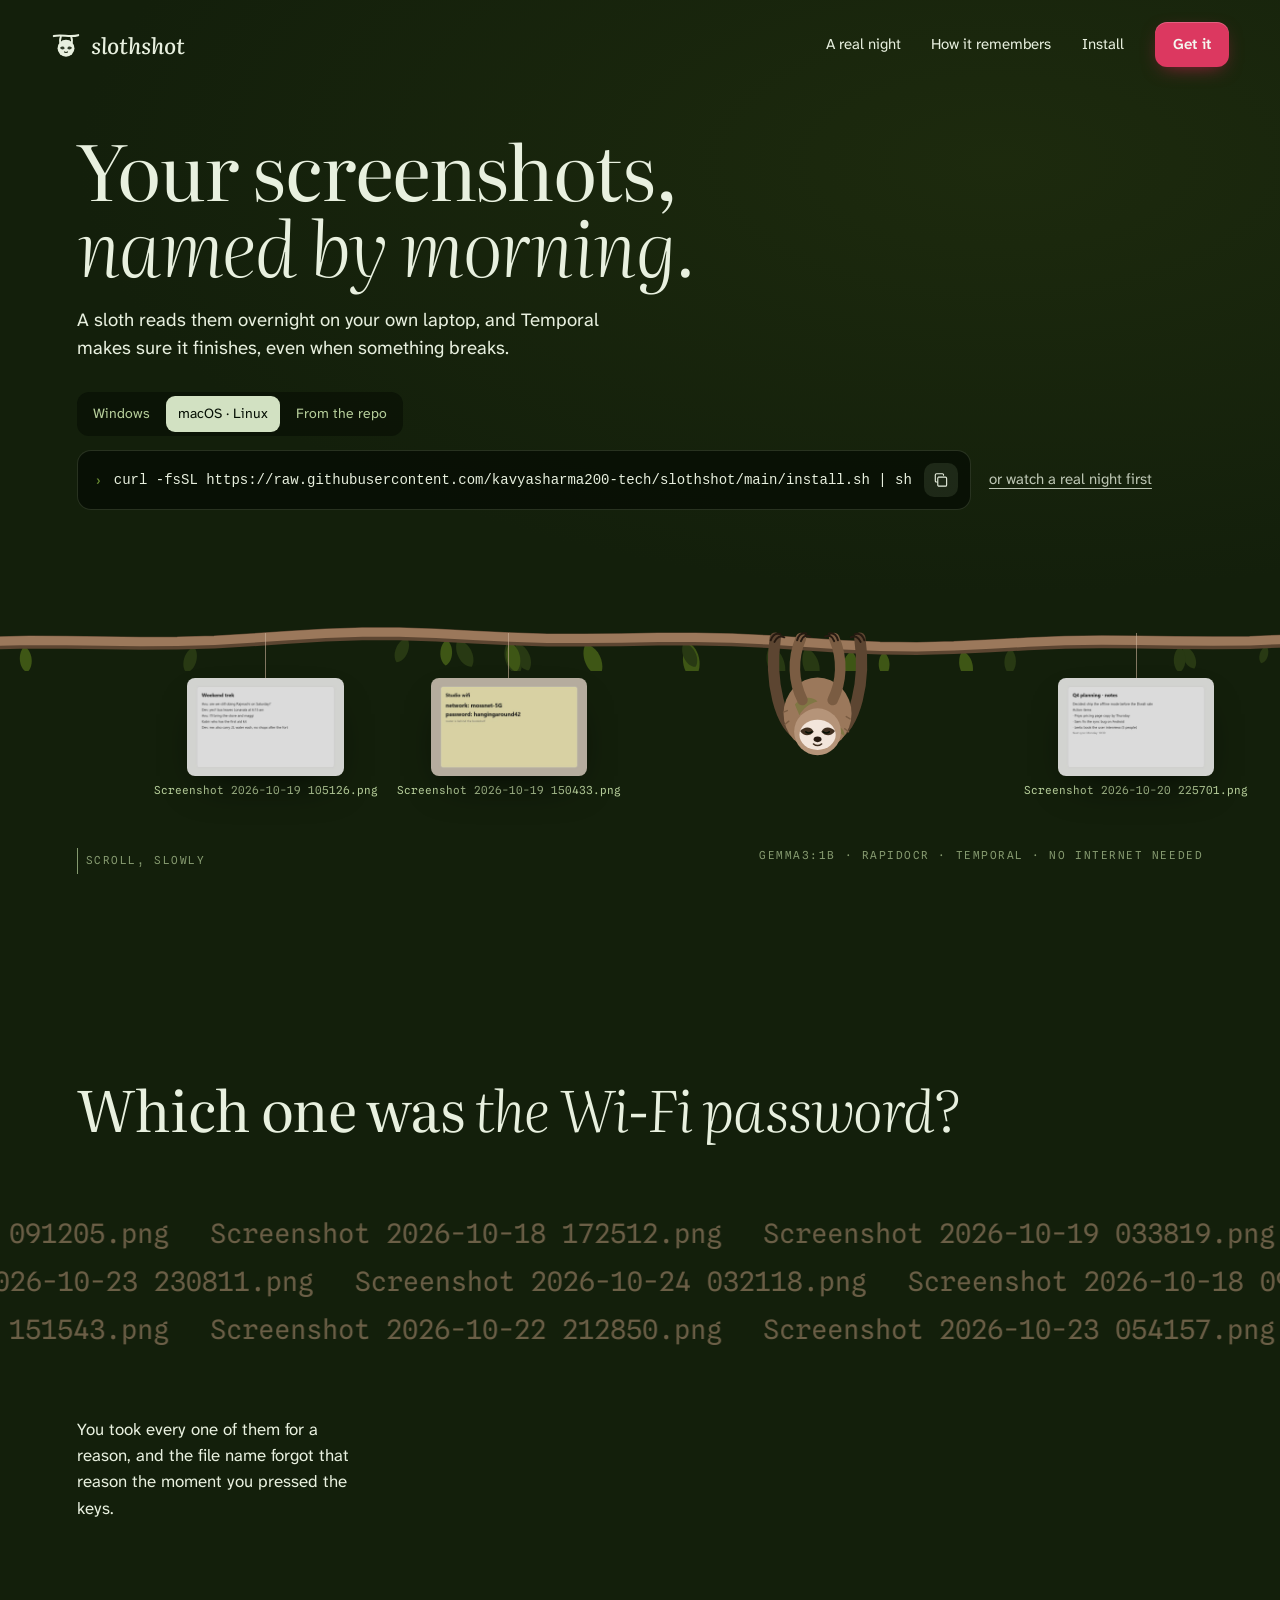
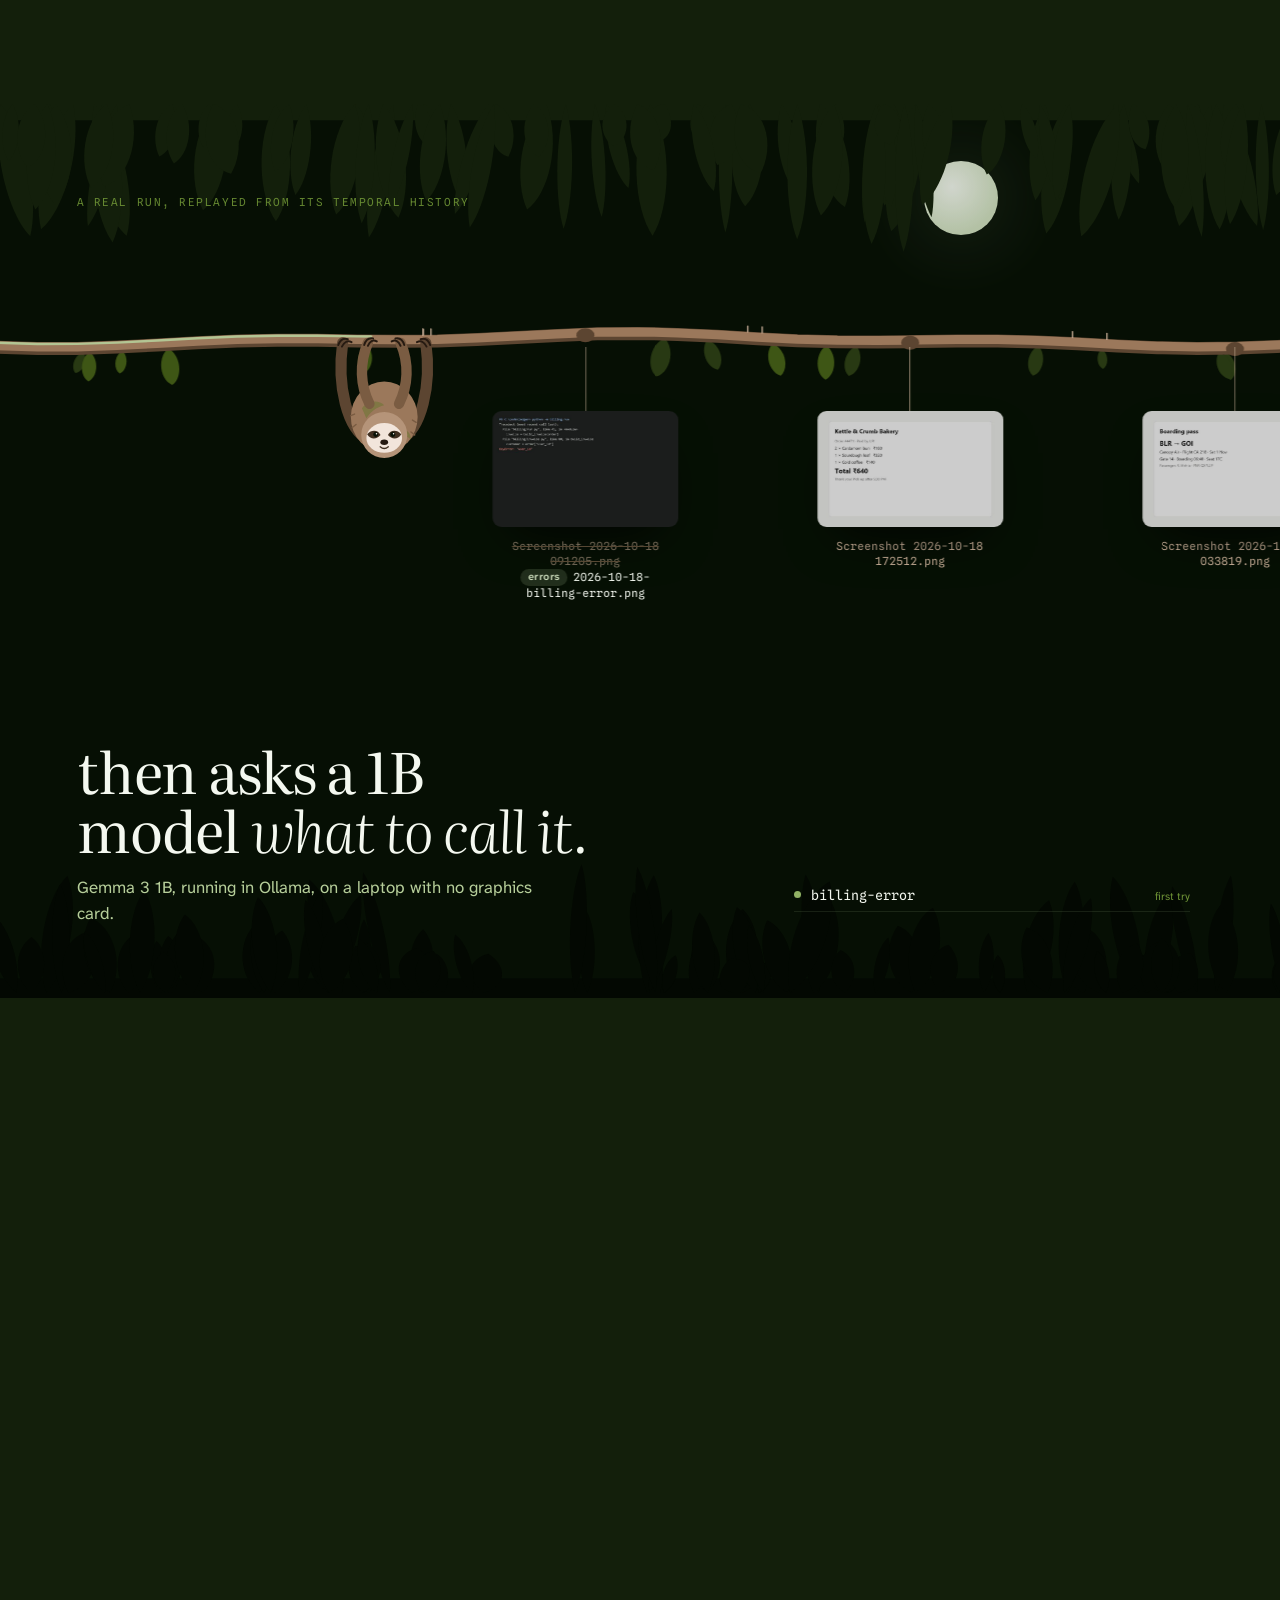
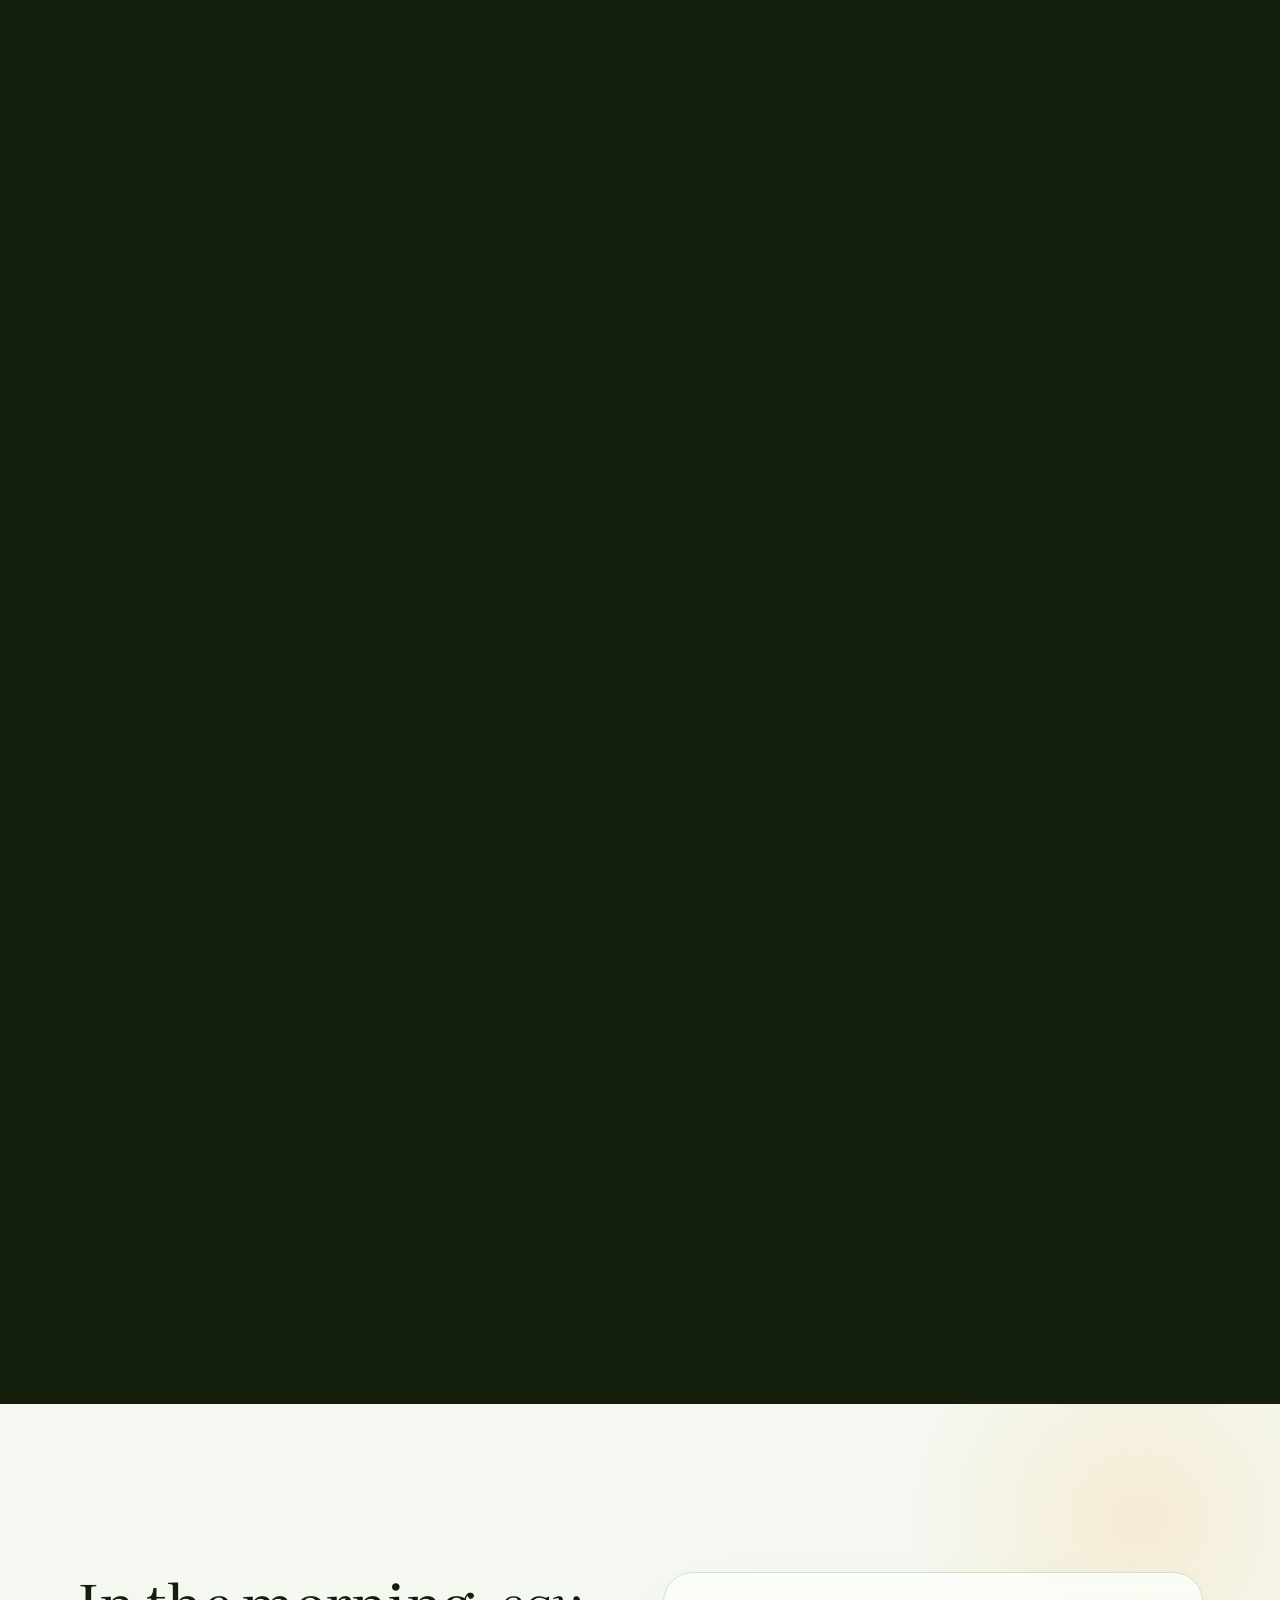
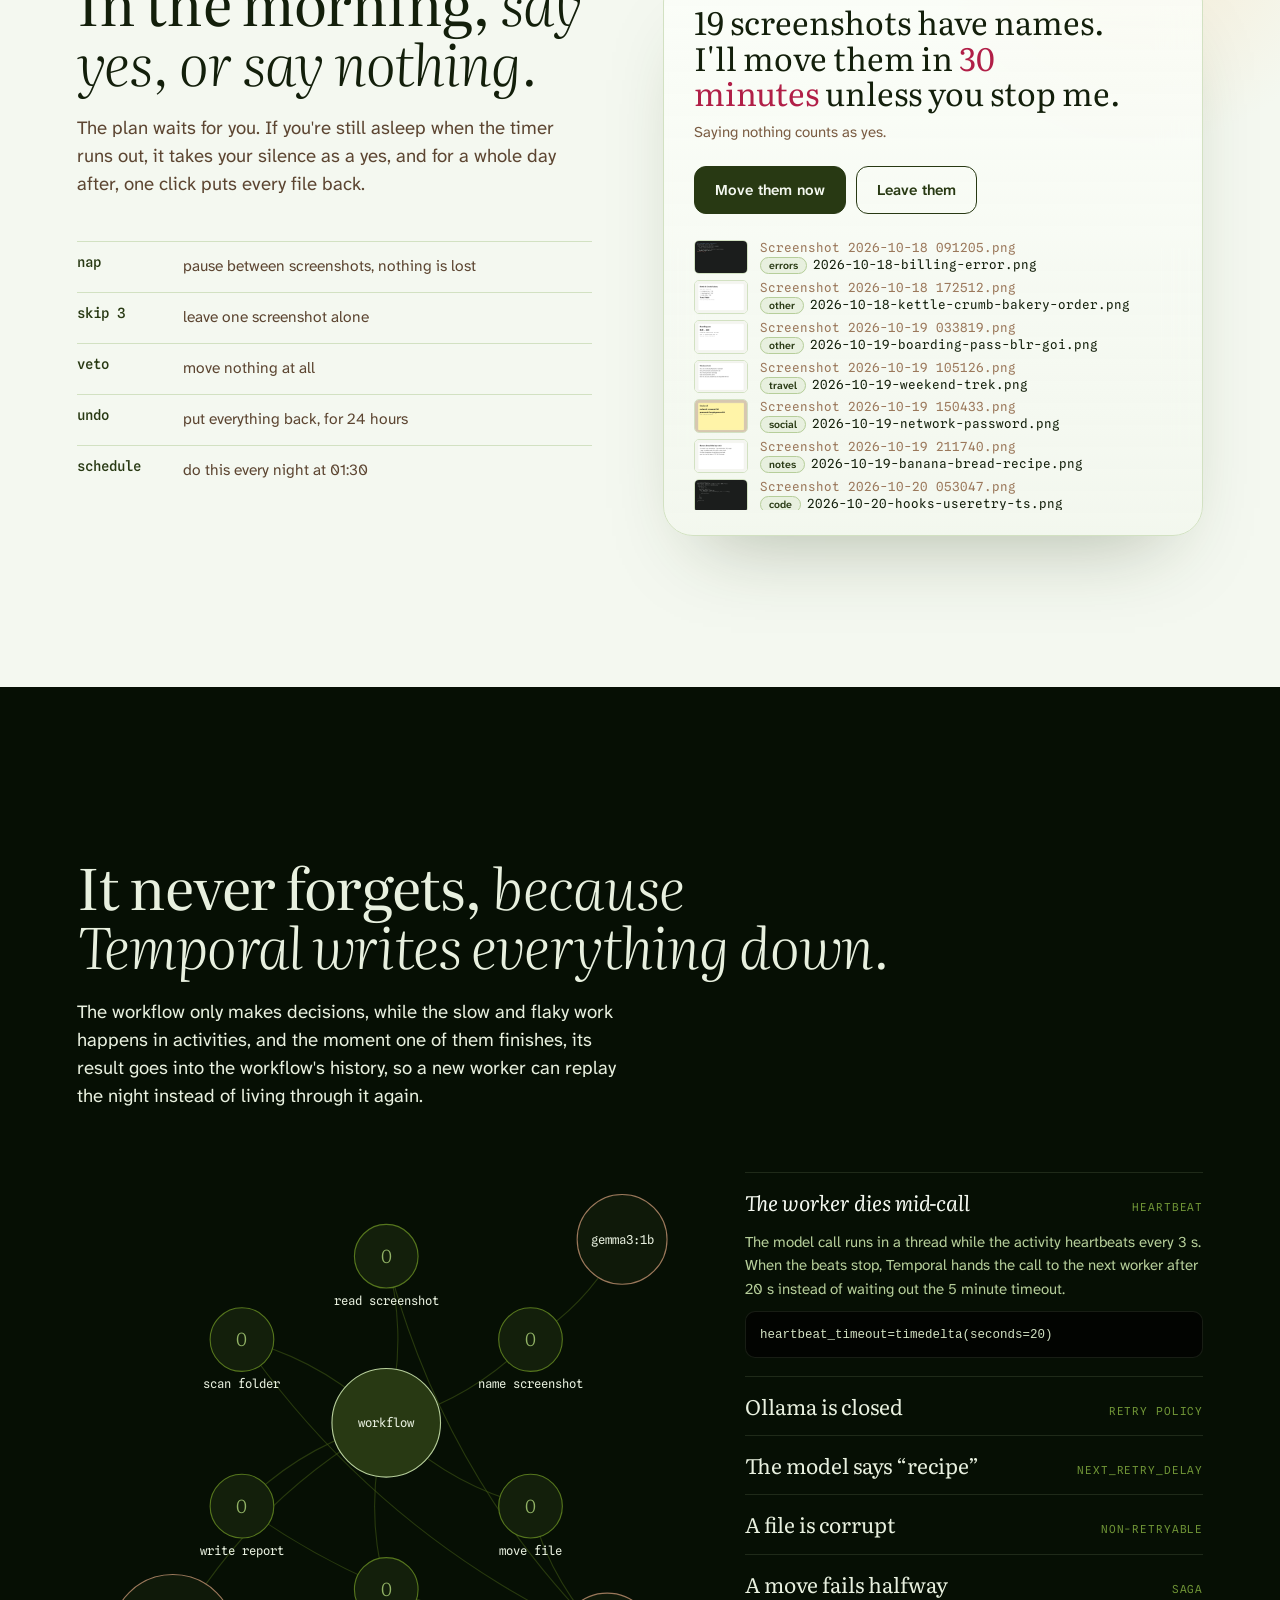
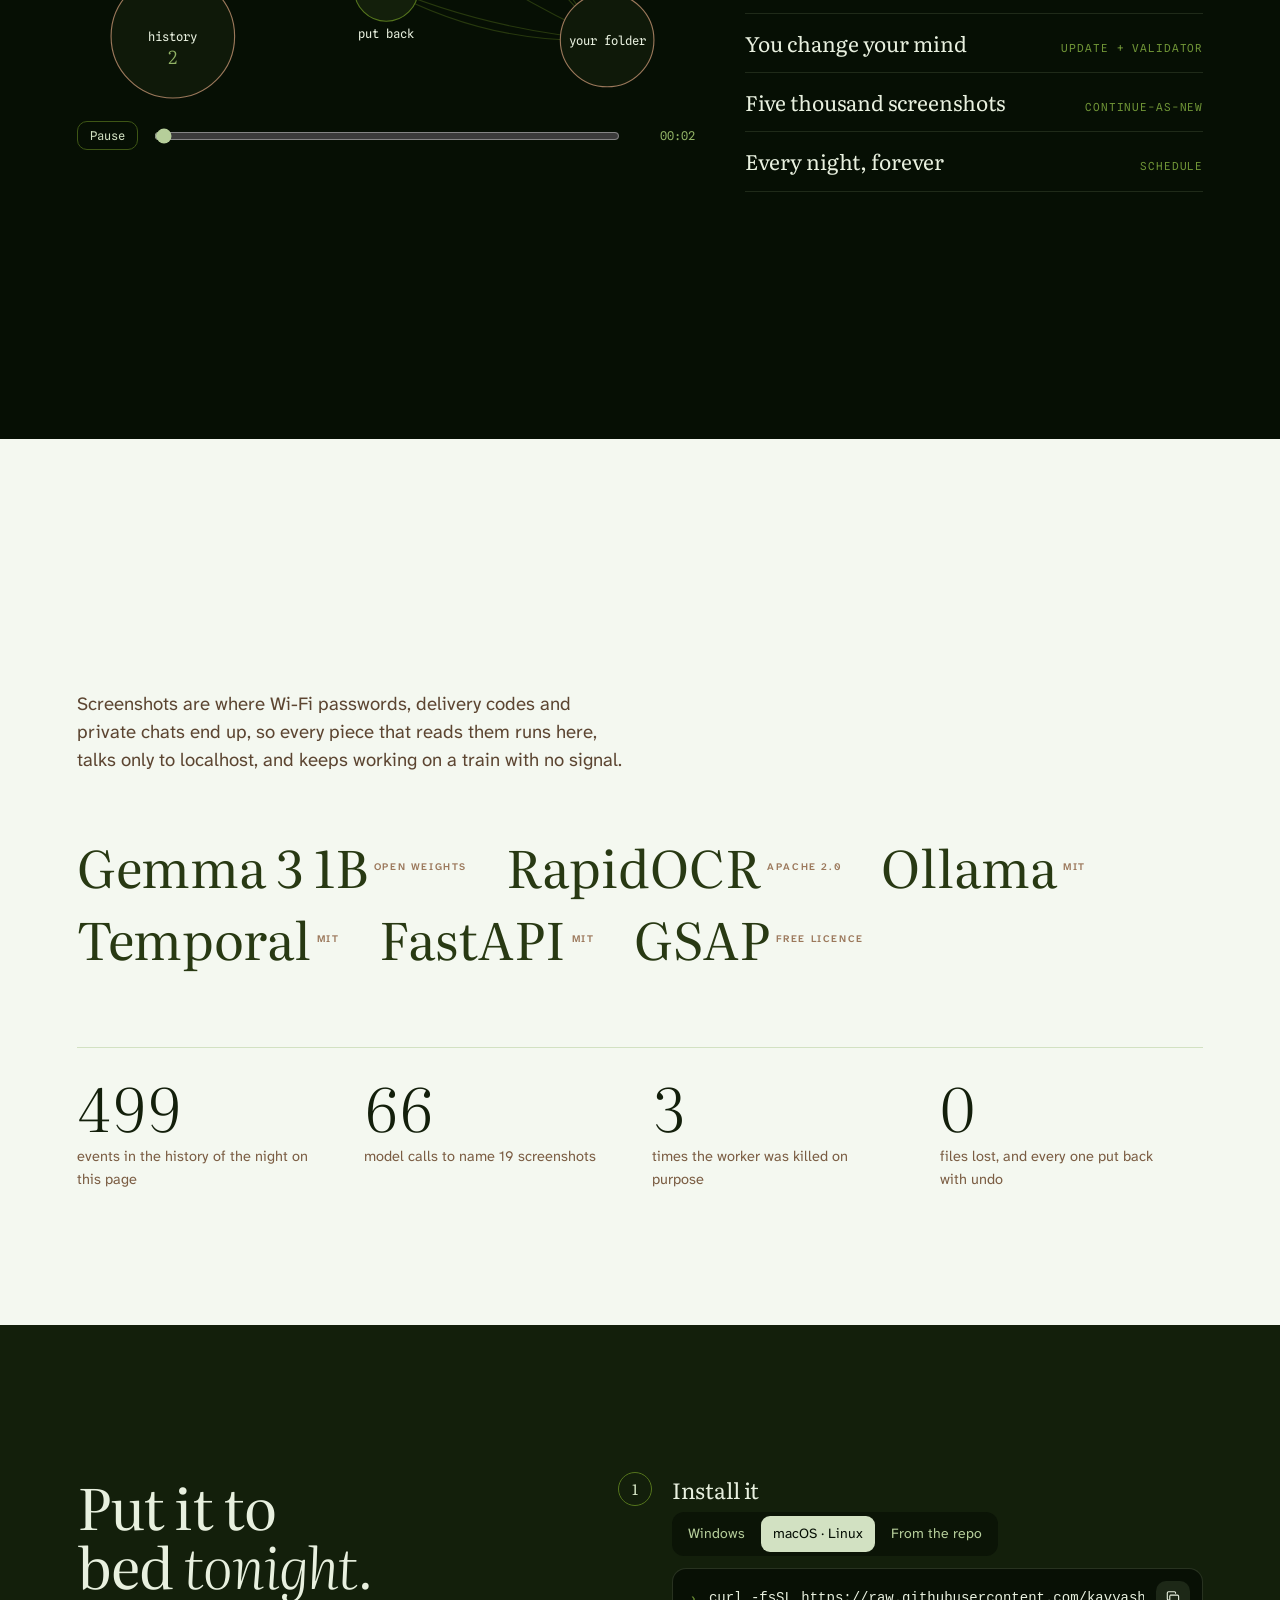
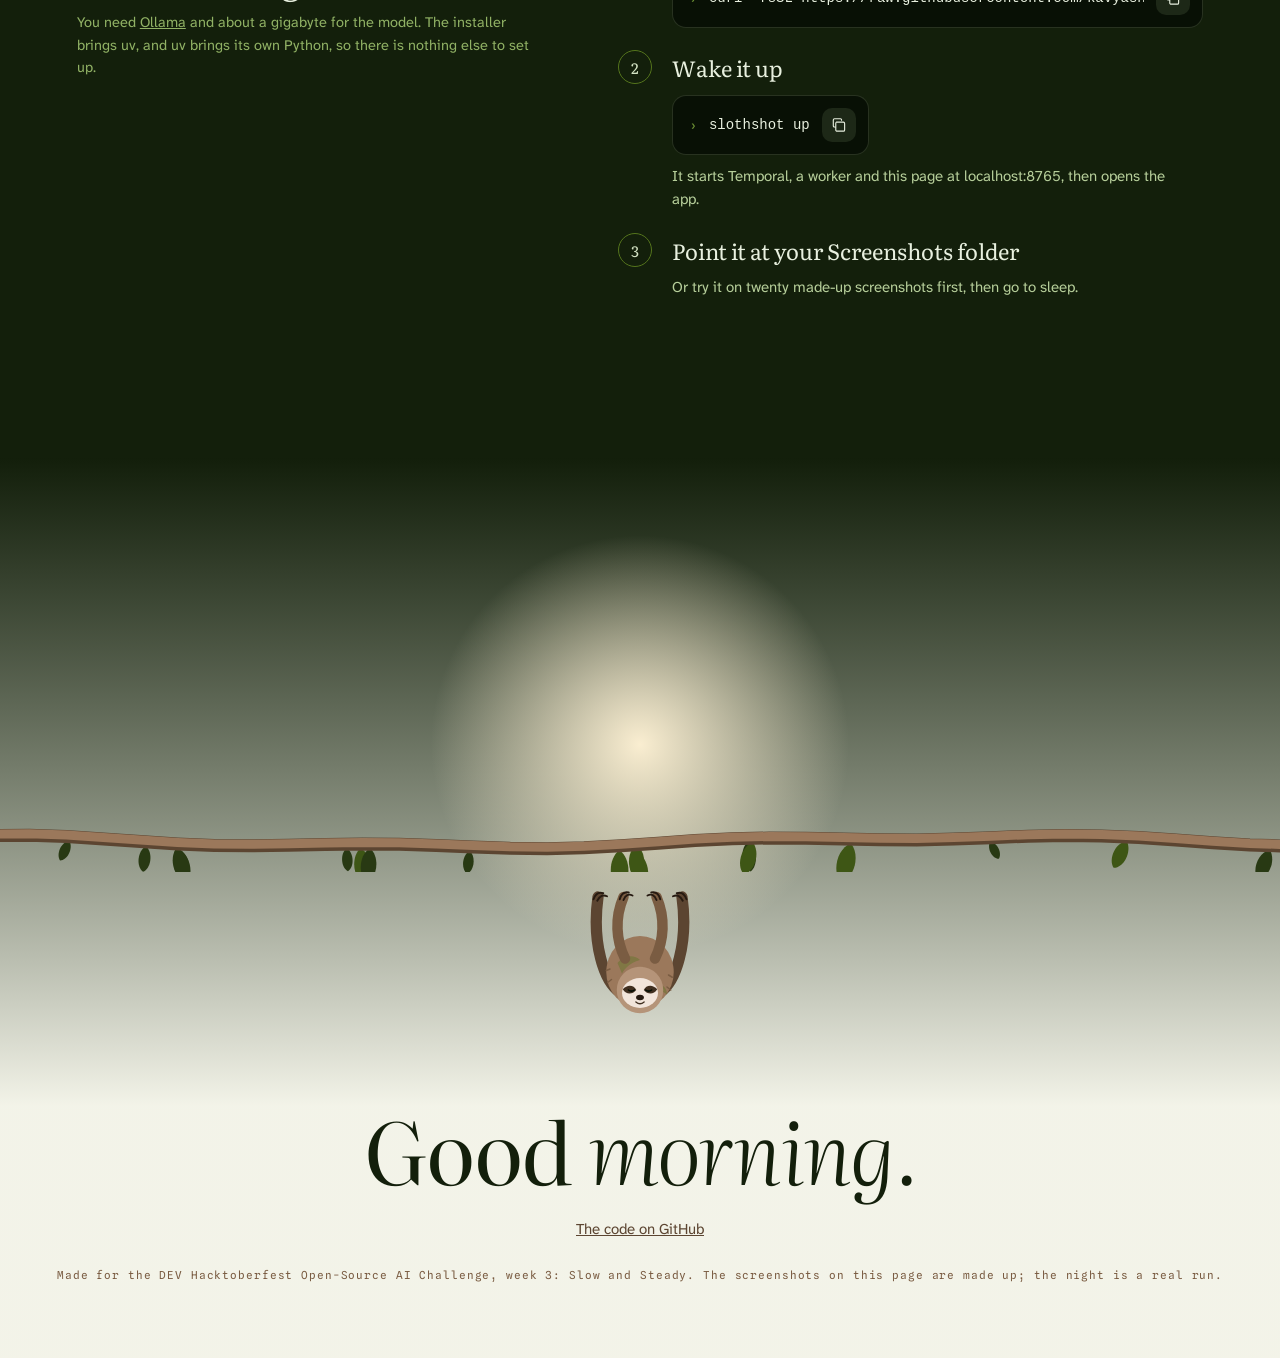
<file: src/slothshot/web/index.html>
<!doctype html>
<html lang="en">
<head>
<meta charset="utf-8">
<meta name="viewport" content="width=device-width, initial-scale=1">
<title>Slothshot</title>
<meta name="description" content="A sloth that names your screenshots overnight, on your own laptop, with a small open model inside a Temporal workflow that survives crashes.">
<meta property="og:title" content="Slothshot: your screenshots, named by morning">
<meta property="og:description" content="Gemma 3 1B and RapidOCR on your laptop, made durable with Temporal. Kill it halfway and it carries on from the same screenshot.">
<meta property="og:image" content="https://kavyasharma200-tech.github.io/slothshot/assets/og.jpg">
<meta name="twitter:card" content="summary_large_image">
<meta name="theme-color" content="#16200f">
<link rel="icon" href="assets/mark.svg" type="image/svg+xml">
<script>
  // Decide the intro before first paint: long on a first visit, short on a repeat, none for reduced motion.
  (function () {
    var d = document.documentElement, mode = "none";
    d.classList.add("js");
    try {
      var reduce = matchMedia("(prefers-reduced-motion: reduce)").matches;
      var shot = /[?&]shot=/.test(location.search);
      if (!reduce && !shot) mode = sessionStorage.getItem("slothshot-intro") ? "short" : "long";
    } catch (e) { mode = "none"; }
    d.dataset.intro = mode;
    setTimeout(function () { d.classList.add("motion-fallback"); }, 6000);
  })();
</script>
<link rel="stylesheet" href="assets/tokens.css?v=1.0.0">
<link rel="stylesheet" href="assets/site.css?v=1.0.0">
</head>
<body>

<div class="intro" aria-hidden="true">
  <svg class="intro__art" viewBox="0 0 560 240">
    <path class="intro__branch" pathLength="1" d="M0 70 C 120 58, 220 82, 330 66 S 480 54, 560 72" fill="none" stroke="var(--bark-500)" stroke-width="10" stroke-linecap="round"/>
    <g class="intro__sloth" transform="translate(205 56) scale(.75)" opacity="0"></g>
  </svg>
  <div class="intro__caption"><span class="i1"></span><span class="i2">Awake.</span></div>
</div>

<header class="chrome" data-tone="dark">
  <a class="mark" href="#top" aria-label="Slothshot, back to the top">
    <svg viewBox="0 0 32 32" aria-hidden="true"><use href="#i-mark"/></svg><span>slothshot</span>
  </a>
  <nav>
    <a class="link" href="#night">A real night</a>
    <a class="link" href="#remember">How it remembers</a>
    <a class="link" href="#install">Install</a>
    <a class="cta" id="cta" href="#install">Get it</a>
  </nav>
</header>

<aside class="rail" aria-hidden="true" data-tone="dark">
  <div class="rail__line"><i class="rail__bead"></i></div>
  <div class="rail__time" title="Seconds into the real run this night replays"><span id="rail-time">00:00</span></div>
</aside>

<main id="top">

  <!-- Hook: dusk, the sloth asleep on its branch, the screenshots hanging like leaves -->
  <section class="hero" data-tone="dark">
    <div class="hero__copy">
      <h1 class="big" data-hero>Your screenshots, <em>named by morning.</em></h1>
      <p class="lede" data-hero>A sloth reads them overnight on your own laptop, and Temporal makes sure it finishes, even when something breaks.</p>
      <div class="install-mini" data-hero>
        <div class="os" role="tablist" aria-label="Your system" data-os-tabs><i class="bead"></i></div>
        <div class="cmd"><span class="prompt" aria-hidden="true">›</span><code data-os-cmd></code><button class="copy" type="button" aria-label="Copy the install command" data-copy><svg aria-hidden="true"><use href="#i-copy"/></svg></button></div>
        <a class="hero__ghost" href="#night">or watch a real night first</a>
      </div>
    </div>
    <div class="hero__stage" aria-hidden="true">
      <svg class="hero__branch" viewBox="0 0 1440 60" preserveAspectRatio="none" data-branch="hero"></svg>
      <div class="hang" style="left:12%"><img src="assets/night/shots/03.jpg" alt=""><span>Screenshot 2026-10-19 105126.png</span></div>
      <div class="hang" style="left:31%; animation-delay:-2s"><img src="assets/night/shots/04.jpg" alt=""><span>Screenshot 2026-10-19 150433.png</span></div>
      <div class="hang" style="left:80%; animation-delay:-4s"><img src="assets/night/shots/08.jpg" alt=""><span>Screenshot 2026-10-20 225701.png</span></div>
      <svg class="hero__sloth sloth asleep" viewBox="0 0 200 200" data-sloth></svg>
    </div>
    <div class="hero__caps">
      <span class="cap cue"><i></i>Scroll, slowly</span>
      <span class="cap" id="live-cap">gemma3:1b · RapidOCR · Temporal · no internet needed</span>
    </div>
  </section>

  <!-- Tension: the graveyard of identical names -->
  <section class="grave" data-tone="dark">
    <div class="wrap grave__q">
      <h2 class="mid" data-reveal>Which one was <em>the Wi-Fi password?</em></h2>
    </div>
    <div class="grave__rows" aria-hidden="true" data-grave></div>
    <p class="wrap grave__foot" data-reveal>You took every one of them for a reason, and the file name forgot that reason the moment you pressed the keys.</p>
  </section>

  <!-- Turn, proof and the storm: one night, replayed from a real Temporal history -->
  <section class="night" id="night" data-tone="dark">
    <div class="night__stage">
      <div class="sky">
        <i class="moon"></i>
        <svg class="canopy canopy--top" viewBox="0 0 1440 120" preserveAspectRatio="none" data-canopy="1"></svg>
        <svg class="canopy canopy--bottom" viewBox="0 0 1440 120" preserveAspectRatio="none" data-canopy="2"></svg>
      </div>
      <div class="track" data-track>
        <svg class="track__branch" data-branch="night" preserveAspectRatio="none"></svg>
      </div>
      <svg class="crack" viewBox="0 0 60 80" data-crack><path d="M30 0 L22 22 L36 34 L20 52 L32 64 L26 80" fill="none" stroke="var(--moss-50)" stroke-width="3" stroke-linejoin="round"/></svg>
      <div class="stage-sloth" data-stage-sloth><svg class="sloth asleep" viewBox="0 0 200 200" data-sloth></svg></div>
      <div class="stage-sloth" data-stage-sloth2 style="opacity:0"><svg class="sloth" viewBox="0 0 200 200" data-sloth></svg></div>

      <p class="cap stage-cap">A real run, replayed from its Temporal history</p>
      <div class="ocr" data-ocr><span class="cap">What OCR read</span><span class="txt"></span></div>
      <ol class="answers" data-answers></ol>

      <div class="counter" data-counter>
        <div><b data-c="named">0</b><span>named</span></div>
        <div><b data-c="calls">0</b><span>model calls</span></div>
        <div><b data-c="kills">0</b><span>crashes</span></div>
      </div>

      <div class="log" data-log>
        <div><span class="t">20:19:01</span>  naming   Screenshot 2026-10-20 225701.png  try 1</div>
        <div class="bad"><span class="t">20:19:08</span>  worker killed (Stop-Process -Force)</div>
        <div><span class="t">20:19:19</span>  a new worker starts, Temporal replays the history</div>
        <div class="bad"><span class="t">20:19:26</span>  ActivityTaskStarted  attempt 2  Heartbeat timeout</div>
        <div><span class="t">20:19:36</span>  → notes/q4-planning-offline-mode-action-items-sync</div>
      </div>

      <div class="beat" data-beat="wake"><h2 class="mid">When you go to bed, <em>it wakes up.</em></h2></div>
      <div class="beat" data-beat="read"><h2 class="mid">First it reads the screenshot <em>with an open OCR model,</em></h2></div>
      <div class="beat" data-beat="name"><h2 class="mid">then asks a 1B model <em>what to call it.</em></h2><p>Gemma 3 1B, running in Ollama, on a laptop with no graphics card.</p></div>
      <div class="beat" data-beat="wrong"><h2 class="mid">It's slow, <em>and often wrong.</em></h2><p>A name has to use words that are really on the screenshot, so every vague answer fails and Temporal asks again. Five tries in, it gives up and keeps the first words on the screen.</p></div>
      <div class="beat" data-beat="right"><h2 class="mid">Sometimes the second try <em>is the one.</em></h2></div>
      <div class="beat" data-beat="storm"><h2 class="mid">Halfway through, <em>I pulled the plug.</em></h2></div>
      <div class="beat" data-beat="kept"><h2 class="mid">A new sloth climbed back <em>to the same notch.</em></h2><p>Temporal had kept every finished step, so the eight screenshots before it were never read again, and the call that died was retried 18 seconds later, once its heartbeat stopped.</p></div>
      <div class="beat" data-beat="rest"><h2 class="mid">Ten and a half minutes, <em>nineteen names.</em></h2><p>The drawing with no words on it was left where it was, since there was nothing to read.</p></div>
    </div>
  </section>

  <!-- Proof by doing: the real UI, replaying the real plan -->
  <section class="morning light" id="morning" data-tone="light">
    <i class="sun" aria-hidden="true"></i>
    <div class="wrap morning__grid">
      <div>
        <h2 class="mid" data-reveal>In the morning, <em>say yes, or say nothing.</em></h2>
        <p class="lede" data-reveal style="--d:100ms">The plan waits for you. If you're still asleep when the timer runs out, it takes your silence as a yes, and for a whole day after, one click puts every file back.</p>
        <ul class="say" data-reveal style="--d:200ms">
          <li><code>nap</code><span>pause between screenshots, nothing is lost</span></li>
          <li><code>skip 3</code><span>leave one screenshot alone</span></li>
          <li><code>veto</code><span>move nothing at all</span></li>
          <li><code>undo</code><span>put everything back, for 24 hours</span></li>
          <li><code>schedule</code><span>do this every night at 01:30</span></li>
        </ul>
      </div>
      <div class="ui" data-demo>
        <h3 class="ui__say" data-say>19 screenshots have names. I'll move them in <em>30 minutes</em> unless you stop me.</h3>
        <p class="ui__sub" data-sub>Saying nothing counts as yes.</p>
        <div class="ui__acts" data-acts></div>
        <div class="pile" data-pile></div>
        <div class="folders" data-folders hidden></div>
        <div class="live-try">
          <p>This page is running on your own Slothshot, so you can do it for real.</p>
          <button class="btn go" type="button" data-live-try>Tidy 20 sample screenshots now</button>
        </div>
      </div>
    </div>
  </section>

  <!-- Depth: the mechanism, as a graph that replays the real history -->
  <section class="remember" id="remember" data-tone="dark">
    <div class="wrap">
      <div class="remember__head">
        <h2 class="mid" data-reveal>It never forgets, <em>because Temporal writes everything down.</em></h2>
        <p class="lede" data-reveal style="--d:100ms">The workflow only makes decisions, while the slow and flaky work happens in activities, and the moment one of them finishes, its result goes into the workflow's history, so a new worker can replay the night instead of living through it again.</p>
      </div>
      <div class="remember__grid">
        <div>
          <div class="graph" data-graph></div>
          <div class="scrub">
            <button type="button" data-play>Pause</button>
            <input type="range" min="0" max="1000" value="0" aria-label="Replay the history" data-scrub>
            <span class="when" data-when>00:00</span>
          </div>
          <div class="events" data-events aria-live="off"></div>
        </div>
        <ol class="fails" data-fails></ol>
      </div>
    </div>
  </section>

  <!-- Trust: honest numbers and the open pieces -->
  <section class="open light" data-tone="light">
    <div class="wrap">
      <h2 class="mid" data-reveal>Nothing leaves <em>your laptop.</em></h2>
      <p class="lede" data-reveal style="--d:100ms">Screenshots are where Wi-Fi passwords, delivery codes and private chats end up, so every piece that reads them runs here, talks only to localhost, and keeps working on a train with no signal.</p>
      <div class="credits" data-reveal style="--d:160ms">
        <span>Gemma 3 1B<sup>open weights</sup></span>
        <span>RapidOCR<sup>Apache 2.0</sup></span>
        <span>Ollama<sup>MIT</sup></span>
        <span>Temporal<sup>MIT</sup></span>
        <span>FastAPI<sup>MIT</sup></span>
        <span>GSAP<sup>free licence</sup></span>
      </div>
      <div class="numbers" data-reveal style="--d:220ms">
        <div><b>499</b><span>events in the history of the night on this page</span></div>
        <div><b>66</b><span>model calls to name 19 screenshots</span></div>
        <div><b>3</b><span>times the worker was killed on purpose</span></div>
        <div><b>0</b><span>files lost, and every one put back with undo</span></div>
      </div>
    </div>
  </section>

  <!-- Invitation -->
  <section class="install" id="install" data-tone="dark">
    <div class="wrap install__grid">
      <div>
        <h2 class="mid" data-reveal>Put it to bed <em>tonight.</em></h2>
        <p class="needs" data-reveal style="--d:100ms">You need <a href="https://ollama.com" rel="noopener">Ollama</a> and about a gigabyte for the model. The installer brings uv, and uv brings its own Python, so there is nothing else to set up.</p>
      </div>
      <ol class="steps" data-reveal style="--d:160ms">
        <li><h3>Install it</h3>
          <div class="os" role="tablist" aria-label="Your system" data-os-tabs><i class="bead"></i></div>
          <div class="cmd" style="margin-top:12px"><span class="prompt" aria-hidden="true">›</span><code data-os-cmd></code><button class="copy" type="button" aria-label="Copy the install command" data-copy><svg aria-hidden="true"><use href="#i-copy"/></svg></button></div>
        </li>
        <li><h3>Wake it up</h3>
          <div class="cmd"><span class="prompt" aria-hidden="true">›</span><code>slothshot up</code><button class="copy" type="button" aria-label="Copy" data-copy><svg aria-hidden="true"><use href="#i-copy"/></svg></button></div>
          <p>It starts Temporal, a worker and this page at localhost:8765, then opens the app.</p>
        </li>
        <li><h3>Point it at your Screenshots folder</h3>
          <p>Or try it on twenty made-up screenshots first, then go to sleep.</p>
        </li>
      </ol>
    </div>
  </section>
</main>

<footer class="goodbye" data-tone="light">
  <i class="goodbye__sun" aria-hidden="true"></i>
  <svg class="goodbye__branch" viewBox="0 0 1440 60" preserveAspectRatio="none" data-branch="footer" aria-hidden="true"></svg>
  <svg class="goodbye__sloth sloth asleep" viewBox="0 0 200 200" data-sloth aria-hidden="true"></svg>
  <div class="goodbye__say">
    <p class="big">Good <em>morning.</em></p>
    <div class="goodbye__links">
      <a href="https://github.com/kavyasharma200-tech/slothshot" rel="noopener">The code on GitHub</a>
      <a href="/app" data-live-only hidden>Open your app</a>
      <a href="http://localhost:8233" data-live-only hidden>Your Temporal UI</a>
    </div>
    <p class="goodbye__fine">Made for the DEV Hacktoberfest Open-Source AI Challenge, week 3: Slow and Steady. The screenshots on this page are made up; the night is a real run.</p>
  </div>
</footer>

<svg width="0" height="0" style="position:absolute" aria-hidden="true">
  <symbol id="i-mark" viewBox="0 0 32 32">
    <path d="M3 6.5 C 11 4.5, 21 8, 29 5.5" fill="none" stroke="currentColor" stroke-width="2.2" stroke-linecap="round"/>
    <path d="M10.5 7 C 9 11, 9.5 13, 10.5 15 M21.5 7 C 23 11, 22.5 13, 21.5 15" fill="none" stroke="currentColor" stroke-width="2" stroke-linecap="round"/>
    <circle cx="16" cy="19.5" r="9" fill="currentColor"/>
    <path d="M9.6 19 C 11.6 16.8, 14 17.2, 14.6 19.6 C 13 21.2, 10.8 21.2, 9.6 19 Z M22.4 19 C 20.4 16.8, 18 17.2, 17.4 19.6 C 19 21.2, 21.2 21.2, 22.4 19 Z" fill="var(--page, #16200f)" opacity=".85"/>
    <path d="M14.4 23.4 q 1.6 1.2 3.2 0" fill="none" stroke="var(--page, #16200f)" stroke-width="1.2" stroke-linecap="round" opacity=".85"/>
  </symbol>
  <symbol id="i-copy" viewBox="0 0 24 24"><path d="M8.5 8.2h9.3a1.7 1.7 0 0 1 1.7 1.7v8.6a1.7 1.7 0 0 1-1.7 1.7H9.4a1.7 1.7 0 0 1-1.7-1.7V9.2M15.4 5.6V5a1.4 1.4 0 0 0-1.4-1.4H6A1.6 1.6 0 0 0 4.4 5.2v8.1A1.4 1.4 0 0 0 5.8 14.7h.6" fill="none" stroke="currentColor" stroke-width="1.5" stroke-linecap="round" stroke-linejoin="round"/></symbol>
  <symbol id="i-check" viewBox="0 0 24 24"><path d="M5 12.8l4.1 3.9L19.2 6.6" fill="none" stroke="currentColor" stroke-width="1.6" stroke-linecap="round" stroke-linejoin="round"/></symbol>
  <symbol id="i-folder" viewBox="0 0 24 24"><path d="M3.6 7.4V17.6a1.6 1.6 0 0 0 1.6 1.6h13.6a1.6 1.6 0 0 0 1.6-1.6V9.5a1.6 1.6 0 0 0-1.6-1.6h-6.6L10.3 5.6H5.2A1.6 1.6 0 0 0 3.6 7.2" fill="none" stroke="currentColor" stroke-width="1.5" stroke-linecap="round" stroke-linejoin="round"/><path d="M12.5 15.4c1.6-.2 2.6-1.4 2.9-3.2-1.8.1-3 1.1-3.2 2.7" fill="none" stroke="currentColor" stroke-width="1.3" stroke-linecap="round"/></symbol>
</svg>

<script src="assets/vendor/gsap.min.js" defer></script>
<script src="assets/vendor/scrolltrigger.min.js" defer></script>
<script src="assets/vendor/lenis.min.js" defer></script>
<script src="assets/sloth.js?v=1.0.0" defer></script>
<script src="assets/site.js?v=1.0.0" defer></script>
</body>
</html>
</file>
<file: src/slothshot/web/assets/tokens.css>
/* Slothshot tokens. One world: a sloth's night in the canopy.
   Palette drill: 1 jungle green + banana yellow (obvious), 2 forest + sand (polished obvious), 3 Temporal's own
   black and white (the reference), 4 the sloth's fur: the algae that grows in it (moss), the fur and the tree
   (bark), the flower it eats (hibiscus), 5 the product itself: white screenshots in a dark room at 2 AM.
   Picked 4, lit by 5: night is the dark end of the moss ramp, morning the light end, screenshots stay pale cards.
   Hibiscus is the accent and only marks "now": the current notch, the primary action, the crash. */
@import url("fonts/fonts.css");

:root {
  --moss-50: oklch(0.975 0.012 128); --moss-100: oklch(0.945 0.024 128); --moss-200: oklch(0.89 0.045 128);
  --moss-300: oklch(0.82 0.075 128); --moss-400: oklch(0.72 0.11 128);   --moss-500: oklch(0.62 0.13 128);
  --moss-600: oklch(0.52 0.12 128);  --moss-700: oklch(0.42 0.095 128);  --moss-800: oklch(0.32 0.065 130);
  --moss-900: oklch(0.22 0.04 134);  --moss-950: oklch(0.155 0.028 138);

  --bark-50: oklch(0.97 0.012 62);  --bark-100: oklch(0.93 0.02 62);  --bark-200: oklch(0.86 0.035 62);
  --bark-300: oklch(0.78 0.045 62); --bark-400: oklch(0.69 0.055 62); --bark-500: oklch(0.6 0.06 62);
  --bark-600: oklch(0.5 0.055 62);  --bark-700: oklch(0.41 0.045 62); --bark-800: oklch(0.32 0.035 62);
  --bark-900: oklch(0.23 0.025 62);

  --hib-100: oklch(0.94 0.035 12); --hib-300: oklch(0.8 0.11 12); --hib-400: oklch(0.69 0.17 12);
  --hib-500: oklch(0.6 0.2 12);    --hib-600: oklch(0.5 0.18 12); --hib-700: oklch(0.42 0.15 12);

  --display: "Literata", Georgia, serif;
  --body: "Atkinson Hyperlegible Next", system-ui, sans-serif;
  --mono: "Spline Sans Mono", Consolas, monospace;

  /* Motion vocabulary: slow on purpose. */
  --ease: cubic-bezier(.22, 1, .36, 1);
  --ease-sheet: cubic-bezier(.76, 0, .24, 1);
  --ease-jelly: cubic-bezier(.34, 1.56, .64, 1);
  --slow: cubic-bezier(.3, 0, .15, 1);
  --t-s: .4s; --t-m: .8s; --t-l: 1.2s;

  --r-control: 12px; --r-card: 20px; --r-panel: 30px;
}

*, *::before, *::after { box-sizing: border-box; }
html { -webkit-text-size-adjust: 100%; }
body { margin: 0; font: 17px/1.55 var(--body); }
::selection { background: var(--hib-300); color: var(--moss-950); }
:focus-visible { outline: 2px solid var(--hib-400); outline-offset: 3px; border-radius: 4px; }
button { font: inherit; color: inherit; }
img { max-width: 100%; display: block; }
.sr { position: absolute; width: 1px; height: 1px; overflow: hidden; clip: rect(0 0 0 0); white-space: nowrap; }
</file>
<file: src/slothshot/web/assets/site.css>
/* The story page: one night on one branch. */

:root {
  /* Screen unit (taste.md): each scene fits the viewport both ways. */
  --inner: 100vw;
  --u: min(calc(var(--inner) / 1440), calc(100svh / 900 * 1.1));
  --dawn: 0;
  --page: var(--moss-900);
}
@media (max-width: 760px) { :root { --u: calc(100vw / 520); } }

html { background: var(--page); scroll-behavior: auto; }
html.lenis, html.lenis body { height: auto; }
.lenis.lenis-smooth { scroll-behavior: auto !important; }
.lenis.lenis-stopped { overflow: clip; }
body { background: var(--page); color: var(--moss-100); overflow-x: clip; transition: background-color .9s var(--slow), color .9s var(--slow); }
body[data-tone="light"] { color: var(--moss-900); }
a { color: inherit; }
[hidden] { display: none !important; }

/* ---------- intro: dusk, the branch draws, the sloth opens its eyes ---------- */
.intro { position: fixed; inset: 0; z-index: 100; background: var(--moss-950); display: grid; place-items: center;
  --hole: 0vmax; --y: 120vh;
  mask-image: radial-gradient(circle at 50% var(--y), transparent var(--hole), #000 calc(var(--hole) + 1px));
  -webkit-mask-image: radial-gradient(circle at 50% var(--y), transparent var(--hole), #000 calc(var(--hole) + 1px)); }
html[data-intro="none"] .intro, html[data-intro="done"] .intro { display: none; }
.intro__art { width: min(560px, 80vw); }
.intro__branch { stroke-dasharray: 1; stroke-dashoffset: 1; }
.intro__caption { position: absolute; left: 0; right: 0; bottom: 12vh; text-align: center; font: 13px/1 var(--mono);
  letter-spacing: .14em; text-transform: uppercase; color: var(--moss-300); height: 1em; overflow: clip; }
.intro__caption span { display: block; }
@media print { .intro, .chrome, .rail { display: none !important; } }

/* ---------- chrome ---------- */
.chrome { position: fixed; z-index: 50; inset: 0 0 auto 0; display: flex; align-items: center; justify-content: space-between;
  padding: 22px clamp(16px, 4vw, 56px); pointer-events: none; color: var(--moss-100); transition: color .7s var(--slow); }
.chrome[data-tone="light"] { color: var(--moss-900); }
.chrome > * { pointer-events: auto; }
.mark { display: inline-flex; align-items: center; gap: 10px; text-decoration: none; font: italic 500 22px/1 var(--display); }
.mark svg { width: 30px; height: 30px; }
.chrome nav { display: flex; align-items: center; gap: clamp(14px, 2.4vw, 34px); font-size: 15px; }
.chrome nav a { text-decoration: none; position: relative; }
.chrome nav a.link::after { content: ""; position: absolute; left: 0; right: 0; bottom: -4px; height: 1px; background: currentColor;
  transform: scaleX(0); transform-origin: left; transition: transform .5s var(--ease); }
.chrome nav a.link:hover::after { transform: scaleX(1); }
.cta { display: inline-flex; align-items: center; gap: 8px; padding: 11px 18px; border-radius: 12px; font-weight: 600;
  background: var(--hib-500); color: var(--moss-50); text-decoration: none; border: 0; cursor: pointer;
  box-shadow: inset 0 1px 0 oklch(1 0 0 / .2), 0 6px 20px -8px var(--hib-600); transition: transform .3s var(--ease), background .4s var(--slow); }
.cta:hover { background: var(--hib-600); }
.cta:active { transform: translateY(1px); }
@media (max-width: 760px) { .chrome nav .link { display: none; } .mark span { font-size: 20px; } }

/* the replay clock: real seconds of a real run */
.rail { position: fixed; z-index: 40; right: clamp(10px, 1.6vw, 26px); top: 50%; transform: translateY(-50%); height: 42vh; width: 46px;
  display: flex; flex-direction: column; align-items: center; color: var(--moss-300); opacity: 0; transition: opacity .8s var(--slow), color .7s var(--slow); }
.rail.on { opacity: 1; }
.rail[data-tone="light"] { color: var(--bark-600); }
.rail__line { position: relative; flex: 1; width: 1px; background: currentColor; opacity: .45; container-type: size; }
.rail__bead { position: absolute; left: -4px; top: 0; width: 9px; height: 9px; border-radius: 50%; background: var(--hib-400);
  transform: translateY(calc(var(--p, 0) * 100cqh - 4px)); }
.rail__time { font: 11px/1.2 var(--mono); letter-spacing: .06em; margin-top: 10px; text-align: center; font-variant-numeric: tabular-nums; white-space: nowrap; }
@media (max-width: 760px) { .rail { display: none; } }

/* ---------- shared type ---------- */
.big { font: 400 calc(96 * var(--u))/1.0 var(--display); letter-spacing: -.02em; margin: 0; text-wrap: balance; }
.big em, .mid em { font-style: italic; font-weight: 300; }
.mid { font: 400 calc(64 * var(--u))/1.04 var(--display); letter-spacing: -.015em; margin: 0; text-wrap: balance; }
.lede { font-size: max(17px, calc(21 * var(--u))); line-height: 1.5; max-width: 46ch; opacity: .82; margin: calc(26 * var(--u)) 0 0; }
.cap { font: 11px/1.4 var(--mono); letter-spacing: .14em; text-transform: uppercase; opacity: .7; }
.wrap { padding: 0 clamp(16px, 6vw, 96px); }
@media (max-width: 760px) { .big { font-size: 44px; } .mid { font-size: 34px; } }

[data-reveal] { opacity: 0; transform: translateY(18px); filter: blur(6px);
  transition: opacity .9s var(--ease), transform .9s var(--ease), filter .9s var(--ease); transition-delay: var(--d, 0ms); }
[data-reveal].is-in { opacity: 1; transform: none; filter: none; }
html:not(.js) [data-reveal], html.motion-fallback [data-reveal] { opacity: 1; transform: none; filter: none; }

/* ---------- the sloth (drawn once, reused) ---------- */
.sloth { overflow: visible; }
.sloth .eye-open { transition: opacity .5s var(--slow); }
.sloth .eye-shut { opacity: 0; transition: opacity .5s var(--slow); }
.sloth.asleep .eye-open { opacity: 0; }
.sloth.asleep .eye-shut { opacity: 1; }
.sloth .arm-l, .sloth .arm-r { transform-box: fill-box; }

/* ---------- hero (dusk) ---------- */
.hero { position: relative; min-height: 100svh; display: grid; grid-template-rows: 1fr auto; overflow: clip;
  background: radial-gradient(120% 80% at 78% 18%, oklch(0.3 0.06 128 / .55), transparent 60%); }
.hero > * { min-width: 0; }
.hero__copy { padding: calc(146 * var(--u)) clamp(16px, 6vw, 96px) 0; position: relative; z-index: 3; }
.hero .big { max-width: 16ch; font-size: calc(86 * var(--u)); }
@media (max-width: 760px) { .hero .big { font-size: 44px; } }
.install-mini { margin-top: calc(34 * var(--u)); display: flex; flex-wrap: wrap; gap: 14px; align-items: center; }
.cmd { display: inline-flex; align-items: center; gap: 12px; max-width: 100%; padding: 12px 12px 12px 16px; border-radius: 14px;
  background: oklch(0.12 0.02 138 / .6); border: 1px solid oklch(0.82 0.075 128 / .18); font: 14px/1.3 var(--mono); color: var(--moss-100); }
.cmd code { white-space: nowrap; overflow-x: auto; scrollbar-width: none; min-width: 0; }
.install-mini > *, .steps li > * { min-width: 0; max-width: 100%; }
.cmd code::-webkit-scrollbar { display: none; }
.cmd .prompt { color: var(--moss-500); user-select: none; }
.copy { flex: none; display: grid; place-items: center; width: 34px; height: 34px; border-radius: 10px; border: 0; cursor: pointer;
  background: oklch(0.82 0.075 128 / .12); color: var(--moss-100); transition: background .3s var(--slow), transform .3s var(--ease-jelly); }
.copy:hover { background: oklch(0.82 0.075 128 / .22); }
.copy.done { transform: scale(1.12); color: var(--moss-300); }
.copy svg { width: 18px; height: 18px; }
.os { display: inline-flex; gap: 4px; padding: 4px; border-radius: 12px; background: oklch(0.12 0.02 138 / .45); position: relative; }
.os button { border: 0; background: none; padding: 7px 12px; border-radius: 9px; font-size: 14px; cursor: pointer; color: var(--moss-300); position: relative; z-index: 1; transition: color .4s var(--slow); }
.os button[aria-selected="true"] { color: var(--moss-950); }
.os .bead { position: absolute; z-index: 0; top: 4px; bottom: 4px; border-radius: 9px; background: var(--moss-200); transition: left .5s var(--ease-jelly), width .5s var(--ease-jelly); }
.hero__ghost { margin-left: 4px; font-size: 15px; text-underline-offset: 4px; opacity: .8; }
.hero__stage { position: relative; height: calc(300 * var(--u)); min-height: 230px; z-index: 2; }
.hero__branch { position: absolute; left: -2vw; right: -2vw; top: 18%; width: 104vw; height: 60px; }
.hero__sloth { position: absolute; left: 58%; top: calc(18% + 15px); width: calc(170 * var(--u)); min-width: 120px; }
.hang { position: absolute; top: calc(18% + 22px); display: flex; flex-direction: column; align-items: center; gap: 0;
  transform-origin: 50% 0; animation: sway 7s var(--slow) infinite alternate; }
.hang::before { content: ""; width: 1px; height: calc(50 * var(--u)); background: var(--bark-300); opacity: .6; }
.hang img { width: calc(176 * var(--u)); min-width: 110px; aspect-ratio: 16/10; object-fit: cover; border-radius: 8px;
  box-shadow: 0 18px 40px -18px oklch(0.1 0.02 138 / .9); filter: saturate(.7) brightness(.86); }
.hang span { margin-top: 8px; font: 11px/1.2 var(--mono); color: var(--moss-300); white-space: nowrap; }
@keyframes sway { from { transform: rotate(-1.6deg); } to { transform: rotate(1.6deg); } }
.hero__caps { display: flex; justify-content: space-between; gap: 16px; padding: 18px clamp(16px, 6vw, 96px) 26px; position: relative; z-index: 3; color: var(--moss-300); }
.cue { display: inline-flex; align-items: center; gap: 8px; }
.cue i { width: 1px; height: 26px; background: currentColor; transform-origin: top; animation: cue 2.4s var(--slow) infinite; }
@keyframes cue { 0% { transform: scaleY(0); } 50% { transform: scaleY(1); } 100% { transform: scaleY(1); opacity: 0; } }
html:not([data-intro="done"]):not([data-intro="none"]) .cue { opacity: 0; }
@media (max-width: 760px) {
  .hero__copy { padding-top: 112px; }
  .hero__sloth { left: 52%; }
  .hang:nth-of-type(2), .hang:nth-of-type(3) { display: none; }
  .hang:nth-of-type(1) { left: 8% !important; }
  .hero__caps .cap:last-child { display: none; }
}

/* ---------- the graveyard ---------- */
.grave { position: relative; padding: calc(200 * var(--u)) 0 calc(180 * var(--u)); overflow: clip; }
.grave__q { position: relative; z-index: 2; }
.grave__rows { margin-top: calc(90 * var(--u)); display: grid; gap: calc(18 * var(--u)); }
.grave__row { display: flex; gap: calc(46 * var(--u)); white-space: nowrap; font: 400 calc(30 * var(--u))/1.2 var(--mono); color: var(--bark-400); opacity: .55; will-change: transform; }
.grave__row b { font-weight: 400; }
.grave__row b.hit { color: var(--hib-300); opacity: 1; }
.grave__foot { margin-top: calc(80 * var(--u)); max-width: 40ch; opacity: .8; font-size: max(16px, calc(19 * var(--u))); }
@media (max-width: 760px) { .grave__row { font-size: 15px; } }

/* ---------- the night (one pinned stage) ---------- */
.night { position: relative; }
.night__stage { position: sticky; top: 0; height: 100svh; overflow: clip;
  background: color-mix(in oklch, var(--moss-50) calc(var(--dawn) * 100%), var(--moss-950)); }
.sky { position: absolute; inset: 0; pointer-events: none; }
.moon { position: absolute; right: 22vw; top: 7vh; width: calc(84 * var(--u)); aspect-ratio: 1; border-radius: 50%;
  background: radial-gradient(circle at 38% 35%, var(--moss-50), var(--moss-200) 70%); opacity: calc(.85 - var(--dawn));
  box-shadow: 0 0 80px 10px oklch(0.89 0.045 128 / .12); }
.canopy { position: absolute; left: -2%; width: 104%; color: var(--moss-900); opacity: calc(1 - var(--dawn) * .7); }
.canopy--top { top: -2px; height: 18vh; }
.canopy--bottom { bottom: -2px; height: 16vh; color: oklch(0.12 0.025 138); transform: scaleY(-1); }
.flash { position: absolute; inset: 0; background: var(--moss-50); opacity: 0; pointer-events: none; z-index: 6; }
.dim { position: absolute; inset: 0; background: oklch(0.08 0.02 138); opacity: 0; pointer-events: none; z-index: 4; }

.track { position: absolute; left: 0; top: 0; height: 100%; will-change: transform; z-index: 2; }
.track__branch { position: absolute; left: 0; top: calc(var(--branch-y) - 30px); height: 60px; overflow: visible; }
.knot-card { position: absolute; top: calc(var(--branch-y) + 6px); width: var(--card-w); margin-left: calc(var(--card-w) / -2);
  display: flex; flex-direction: column; align-items: center; transform-origin: 50% 0; }
.knot-card::before { content: ""; width: 1px; height: var(--thread); background: var(--bark-300); opacity: .55; }
.knot-card .pic { position: relative; width: 100%; aspect-ratio: 16/10; border-radius: 9px; overflow: clip;
  box-shadow: 0 22px 50px -20px oklch(0.05 0.02 138 / .95); }
.knot-card img { width: 100%; height: 100%; object-fit: cover; filter: saturate(.75) brightness(.8); transition: filter 1s var(--slow); }
.knot-card.on img, .knot-card.named img { filter: none; }
.knot-card .scan { position: absolute; left: 0; right: 0; height: 26%; top: 0; transform: translateY(-110%);
  background: linear-gradient(to bottom, transparent, oklch(0.82 0.075 128 / .35) 70%, var(--moss-200) 100%); mix-blend-mode: screen; opacity: 0; }
.knot-card .tag { margin-top: 12px; width: 100%; text-align: center; font: calc(12.5 * var(--u))/1.35 var(--mono); min-height: 3.2em; }
.knot-card .old { color: var(--bark-300); transition: color .6s var(--slow), opacity .6s var(--slow); }
.knot-card.named .old { text-decoration: line-through; text-decoration-color: var(--bark-500); opacity: .55; }
.knot-card .new { color: var(--moss-50); opacity: 0; transform: translateY(6px); transition: opacity .7s var(--ease), transform .7s var(--ease); overflow-wrap: anywhere; }
.knot-card .new i { font-style: normal; display: inline-block; font: 600 10.5px/1.6 var(--body); letter-spacing: .04em; padding: 0 8px; margin-right: 6px;
  border-radius: 99px; background: oklch(0.82 0.075 128 / .16); color: var(--moss-200); vertical-align: 1px; }
.knot-card.named .new { opacity: 1; transform: none; }
.knot-card.left .new { color: var(--bark-300); }

.stage-sloth { position: absolute; z-index: 3; left: var(--sloth-x); top: calc(var(--branch-y) - 10px); width: var(--sloth-w); margin-left: calc(var(--sloth-w) / -2); will-change: transform; }
.stage-sloth svg { width: 100%; height: auto; display: block; }

.ocr { position: absolute; z-index: 3; right: clamp(16px, 7vw, 110px); bottom: calc(96 * var(--u)); width: min(440px, 31vw);
  font: calc(13 * var(--u))/1.6 var(--mono); color: var(--moss-300); opacity: 0; }
.ocr .cap { display: block; margin-bottom: 8px; color: var(--moss-500); opacity: 1; }
.ocr .txt { color: var(--moss-100); }
.answers { position: absolute; z-index: 3; right: clamp(16px, 7vw, 110px); bottom: calc(96 * var(--u)); width: min(440px, 31vw);
  list-style: none; margin: 0; padding: 0; font: calc(15 * var(--u))/1.3 var(--mono); }
.answers li { display: flex; align-items: baseline; gap: 10px; padding: 7px 0; border-bottom: 1px solid oklch(0.82 0.075 128 / .12); opacity: 0; transform: translateX(10px); }
.answers li.on { opacity: 1; transform: none; transition: opacity .5s var(--ease), transform .5s var(--ease); }
.answers .no { color: var(--bark-300); text-decoration: line-through; text-decoration-color: var(--hib-400); }
.answers .why { margin-left: auto; font: 11px var(--body); color: var(--moss-500); white-space: nowrap; }
.answers .yes { color: var(--moss-50); }
.answers .yes::before { content: ""; display: inline-block; width: 7px; height: 7px; border-radius: 50%; background: var(--moss-400); margin-right: 10px; vertical-align: 2px; }

.beat { position: absolute; z-index: 5; left: clamp(16px, 6vw, 96px); bottom: calc(80 * var(--u)); max-width: min(760px, 62vw); opacity: 0; pointer-events: none; }
.beat .mid { color: color-mix(in oklch, var(--moss-900) calc(var(--dawn) * 100%), var(--moss-50)); }
.beat p { margin: 16px 0 0; max-width: 44ch; font-size: max(16px, calc(19 * var(--u))); color: color-mix(in oklch, var(--bark-700) calc(var(--dawn) * 100%), var(--moss-300)); }
.log { position: absolute; z-index: 5; right: clamp(16px, 7vw, 110px); bottom: calc(96 * var(--u)); width: min(560px, 42vw); padding: 18px 20px; border-radius: 14px;
  background: oklch(0.1 0.02 138 / .85); border: 1px solid oklch(0.82 0.075 128 / .14); font: calc(13 * var(--u))/1.75 var(--mono); color: var(--moss-200); opacity: 0; }
.log div { white-space: pre; overflow: clip; opacity: 0; }
.log .t { color: var(--moss-500); }
.log .bad { color: var(--hib-300); }
.counter { position: absolute; z-index: 5; right: clamp(16px, 6vw, 96px); top: calc(var(--branch-y) - 120px); display: flex; gap: calc(40 * var(--u)); opacity: 0; }
.counter div { text-align: right; }
.counter b { display: block; font: 300 calc(54 * var(--u))/1 var(--display); font-variant-numeric: tabular-nums; color: var(--moss-50); }
.counter span { font: 11px/1.4 var(--mono); letter-spacing: .12em; text-transform: uppercase; color: var(--moss-400); }
.crack { position: absolute; z-index: 3; opacity: 0; pointer-events: none; }
.stage-cap { position: absolute; z-index: 5; left: clamp(16px, 6vw, 96px); top: 86px; color: var(--moss-500); opacity: calc(.9 - var(--dawn)); }

@media (max-width: 760px) {
  .ocr, .answers { left: 16px; right: 16px; width: auto; bottom: auto; top: calc(var(--branch-y) + var(--card-w) * .62 + 130px); }
  .beat { left: 16px; right: 16px; max-width: none; bottom: 40px; }
  .log { left: 16px; right: 16px; width: auto; bottom: auto; top: calc(var(--branch-y) + 40px); font-size: 11px; }
  .counter { left: 16px; right: auto; top: 90px; }
  .counter div { text-align: left; }
  .moon, .stage-cap { display: none; }
}

/* ---------- morning ---------- */
.light { background: var(--moss-50); color: var(--moss-900); }
.morning { position: relative; padding: calc(190 * var(--u)) 0 calc(170 * var(--u)); overflow: clip; }
.morning__grid { display: grid; grid-template-columns: minmax(0, 1fr) minmax(0, 1.05fr); gap: calc(80 * var(--u)); align-items: start; }
.morning .lede { color: var(--bark-700); opacity: 1; }
.sun { position: absolute; right: -8vw; top: -10vw; width: 38vw; aspect-ratio: 1; border-radius: 50%;
  background: radial-gradient(circle, oklch(0.94 0.035 85 / .9), transparent 66%); pointer-events: none; }
.say { list-style: none; padding: 0; margin: calc(48 * var(--u)) 0 0; display: grid; gap: 2px; max-width: 520px; }
.say li { display: grid; grid-template-columns: 92px 1fr; gap: 14px; padding: 12px 0; border-top: 1px solid var(--moss-200); font-size: 15.5px; color: var(--bark-700); }
.say code { font: 500 14px var(--mono); color: var(--moss-800); }

.ui { position: relative; border-radius: var(--r-panel); padding: calc(34 * var(--u)) calc(34 * var(--u)) calc(28 * var(--u)); min-height: 520px;
  background: linear-gradient(180deg, oklch(0.995 0.006 128 / .8), oklch(0.97 0.014 128 / .7)); border: 1px solid var(--moss-200);
  box-shadow: 0 1px 0 oklch(1 0 0 / .8) inset, 0 40px 80px -40px oklch(0.32 0.065 130 / .35); backdrop-filter: blur(20px); }
.ui__say { font: 400 clamp(26px, calc(36 * var(--u)), 40px)/1.12 var(--display); margin: 0 0 10px; text-wrap: balance; }
.ui__say em { font-style: normal; color: var(--hib-600); }
.ui__sub { color: var(--bark-600); font-size: 15px; margin: 0 0 22px; min-height: 1.5em; }
.ui__acts { display: flex; flex-wrap: wrap; gap: 10px; min-height: 48px; }
.btn { font: 600 15px var(--body); border-radius: 12px; padding: 12px 20px; cursor: pointer; border: 1.5px solid var(--moss-800);
  transition: transform .3s var(--ease), background .4s var(--slow), color .4s var(--slow); }
.btn.go { background: var(--moss-800); color: var(--moss-50); }
.btn.go:hover { background: var(--moss-900); }
.btn.no { background: transparent; color: var(--moss-800); }
.btn.no:hover { background: var(--moss-100); }
.btn:active { transform: translateY(1px); }
.btn[disabled] { opacity: .5; cursor: progress; }
.folders { margin-top: 26px; display: grid; grid-template-columns: repeat(auto-fill, minmax(140px, 1fr)); gap: 12px; }
.folder { border-radius: 14px; padding: 12px 14px; background: var(--moss-100); border: 1px solid var(--moss-200); min-height: 88px; }
.folder b { display: flex; align-items: center; gap: 8px; font: 600 14px var(--body); color: var(--moss-800); }
.folder b svg { width: 18px; height: 18px; color: var(--bark-500); }
.folder ul { list-style: none; margin: 8px 0 0; padding: 0; font: 11.5px/1.5 var(--mono); color: var(--bark-700); }
.folder li { overflow: hidden; text-overflow: ellipsis; white-space: nowrap; animation: drop .7s var(--ease) both; }
@keyframes drop { from { opacity: 0; transform: translateY(-10px); } }
.pile { margin-top: 26px; display: grid; gap: 6px; max-height: 270px; overflow: auto; padding-right: 6px; }
.pile div { display: grid; grid-template-columns: 54px 1fr; gap: 12px; align-items: center; font: 12.5px/1.35 var(--mono); }
.pile img { width: 54px; aspect-ratio: 16/10; object-fit: cover; border-radius: 5px; border: 1px solid var(--moss-200); }
.pile .o { color: var(--bark-500); }
.pile .n { color: var(--moss-900); }
.pile .n i { font-style: normal; font: 600 10.5px var(--body); padding: 1px 8px; margin-right: 6px; border-radius: 99px; background: var(--moss-100); border: 1px solid var(--moss-300); color: var(--moss-800); }
.live-try { margin-top: 26px; padding-top: 20px; border-top: 1px dashed var(--moss-300); display: none; }
html.live .live-try { display: block; }
.live-try p { margin: 0 0 12px; color: var(--bark-700); font-size: 15px; }
@media (max-width: 900px) { .morning__grid { grid-template-columns: 1fr; } .ui { min-height: 0; } }

/* ---------- how it remembers ---------- */
.remember { position: relative; padding: calc(190 * var(--u)) 0 calc(160 * var(--u)); background: var(--moss-950); color: var(--moss-100); }
.remember__head { max-width: 900px; }
.remember__grid { margin-top: calc(70 * var(--u)); display: grid; grid-template-columns: minmax(0, 1.35fr) minmax(0, 1fr); gap: calc(56 * var(--u)); align-items: start; }
.graph { position: relative; aspect-ratio: 1.18; width: 100%; }
.graph svg { width: 100%; height: 100%; overflow: visible; }
.graph .wire { fill: none; stroke: var(--moss-700); stroke-width: 1.2; opacity: .6; transition: stroke .4s var(--slow), opacity .4s var(--slow); }
.graph .wire.lit { stroke: var(--moss-300); opacity: 1; }
.graph .wire.dim { opacity: .18; }
.graph .node circle { fill: var(--moss-900); stroke: var(--moss-600); stroke-width: 1.2; transition: stroke .4s var(--slow), fill .4s var(--slow); }
.graph .node.store circle { fill: oklch(0.2 0.035 134); stroke: var(--bark-500); }
.graph .node.core circle { fill: var(--moss-800); stroke: var(--moss-300); }
.graph .node.lit circle { stroke: var(--moss-200); }
.graph .node.hurt circle { stroke: var(--hib-400); }
.graph .node text { fill: var(--moss-100); font: 13px var(--mono); text-anchor: middle; }
.graph .node .n { fill: var(--moss-400); font: 300 20px var(--display); }
.graph .node.dim { opacity: .35; }
.graph .pulse { fill: var(--moss-200); }
.graph .pulse.bad { fill: var(--hib-400); }
.scrub { margin-top: 18px; display: grid; grid-template-columns: auto 1fr auto; gap: 14px; align-items: center; font: 12px var(--mono); color: var(--moss-400); }
.scrub input { width: 100%; accent-color: var(--moss-300); }
.scrub button { border: 1px solid var(--moss-700); background: none; color: var(--moss-200); border-radius: 10px; padding: 6px 12px; cursor: pointer; font: 12px var(--mono); }
.scrub .when { font-variant-numeric: tabular-nums; min-width: 9ch; text-align: right; }
.events { margin-top: 14px; height: 132px; overflow: hidden; font: 12px/1.55 var(--mono); color: var(--moss-400);
  mask-image: linear-gradient(to bottom, transparent, #000 40%); }
.events div { white-space: nowrap; overflow: hidden; text-overflow: ellipsis; }
.events .k { color: var(--moss-200); }
.events .bad { color: var(--hib-300); }
.fails { list-style: none; margin: 0; padding: 0; border-top: 1px solid oklch(0.82 0.075 128 / .14); }
.fails li { border-bottom: 1px solid oklch(0.82 0.075 128 / .14); }
.fails button { width: 100%; text-align: left; background: none; border: 0; cursor: pointer; padding: 16px 0; display: grid; grid-template-columns: 1fr auto; gap: 12px; align-items: baseline; color: var(--moss-100); }
.fails button span:first-child { font: 400 21px/1.25 var(--display); }
.fails button span:last-child { font: 11px var(--mono); color: var(--moss-500); letter-spacing: .08em; text-transform: uppercase; }
.fails li[aria-current="true"] button span:first-child { font-style: italic; color: var(--moss-50); }
.fails .more { display: grid; grid-template-rows: 0fr; transition: grid-template-rows .6s var(--ease); }
.fails li[aria-current="true"] .more { grid-template-rows: 1fr; }
.fails .more > div { overflow: hidden; }
.fails .more p { margin: 0 0 10px; color: var(--moss-300); font-size: 15px; max-width: 48ch; }
.fails pre { margin: 0 0 18px; padding: 12px 14px; border-radius: 10px; background: oklch(0.1 0.02 138); border: 1px solid oklch(0.82 0.075 128 / .12);
  font: 12.5px/1.6 var(--mono); color: var(--moss-200); overflow-x: auto; }
@media (max-width: 960px) { .remember__grid { grid-template-columns: 1fr; } }

/* ---------- open pieces ---------- */
.open { padding: calc(190 * var(--u)) 0 calc(150 * var(--u)); }
.open .lede { color: var(--bark-700); opacity: 1; }
.credits { margin: calc(70 * var(--u)) 0 0; display: flex; flex-wrap: wrap; gap: calc(14 * var(--u)) calc(44 * var(--u)); align-items: baseline;
  font: 400 calc(58 * var(--u))/1.15 var(--display); color: var(--moss-800); }
.credits span { white-space: nowrap; }
.credits sup { font: 600 10px var(--body); letter-spacing: .16em; text-transform: uppercase; color: var(--bark-500); margin-left: 6px; vertical-align: super; }
.numbers { margin-top: calc(90 * var(--u)); display: grid; grid-template-columns: repeat(4, minmax(0, 1fr)); gap: 24px; border-top: 1px solid var(--moss-200); padding-top: 28px; }
.numbers b { display: block; font: 300 calc(68 * var(--u))/1 var(--display); color: var(--moss-900); font-variant-numeric: tabular-nums; }
.numbers span { display: block; margin-top: 10px; font-size: 14.5px; color: var(--bark-600); max-width: 26ch; }
@media (max-width: 760px) { .credits { font-size: 30px; } .numbers { grid-template-columns: 1fr 1fr; } .numbers b { font-size: 42px; } }

/* ---------- install ---------- */
.install { padding: calc(170 * var(--u)) 0 calc(150 * var(--u)); background: var(--moss-900); color: var(--moss-100); }
.install__grid { display: grid; grid-template-columns: minmax(0, .9fr) minmax(0, 1.1fr); gap: calc(70 * var(--u)); align-items: start; }
.steps { list-style: none; margin: 0; padding: 0; counter-reset: s; }
.steps li { counter-increment: s; position: relative; padding: 0 0 26px 54px; }
.steps li::before { content: counter(s); position: absolute; left: 0; top: -4px; width: 34px; height: 34px; border-radius: 50%; display: grid; place-items: center;
  border: 1px solid var(--moss-600); font: 15px var(--display); color: var(--moss-200); }
.steps h3 { margin: 0 0 8px; font: 400 22px/1.3 var(--display); }
.steps p { margin: 10px 0 0; color: var(--moss-300); font-size: 15px; max-width: 52ch; }
.steps .cmd { margin-top: 4px; }
.needs { margin-top: 18px; color: var(--moss-400); font-size: 14.5px; max-width: 52ch; }
@media (max-width: 900px) { .install__grid { grid-template-columns: 1fr; } }

/* ---------- goodbye ---------- */
.goodbye { position: relative; min-height: 100svh; overflow: clip; display: grid; align-content: end;
  background: linear-gradient(180deg, var(--moss-900), color-mix(in oklch, var(--moss-50) 70%, var(--bark-100)) 72%); color: var(--moss-900); }
.goodbye__sun { position: absolute; left: 50%; bottom: 44%; width: 34vw; min-width: 260px; aspect-ratio: 1; transform: translateX(-50%); border-radius: 50%;
  background: radial-gradient(circle, oklch(0.95 0.04 88), oklch(0.93 0.035 88 / 0) 68%); }
.goodbye__branch { position: absolute; left: -2vw; width: 104vw; bottom: 54%; height: 60px; }
.goodbye__sloth { position: absolute; left: 50%; top: calc(46% + 13px); width: 150px; transform: translateX(-50%); }
.goodbye__say { position: relative; z-index: 2; text-align: center; padding: 0 16px 7svh; }
.goodbye__say .big { color: var(--moss-900); }
.goodbye__links { margin-top: 26px; display: flex; flex-wrap: wrap; justify-content: center; gap: 22px; font-size: 15px; color: var(--bark-700); }
.goodbye__fine { margin-top: 26px; font: 11px/1.6 var(--mono); letter-spacing: .08em; color: var(--bark-600); }

/* Without JavaScript the night is a plain page of words. */
html:not(.js) .night { height: auto !important; }
html:not(.js) .night__stage { position: relative; height: auto; padding: 120px 0 80px; }
html:not(.js) .night__stage > :not(.beat) { display: none; }
html:not(.js) .beat { position: relative; left: auto; bottom: auto; opacity: 1; margin: 0 clamp(16px, 6vw, 96px) 56px; max-width: 760px; }

@media (prefers-reduced-motion: reduce) {
  *, *::before, *::after { animation: none !important; transition: none !important; }
  [data-reveal] { opacity: 1; transform: none; filter: none; }
}
</file>
